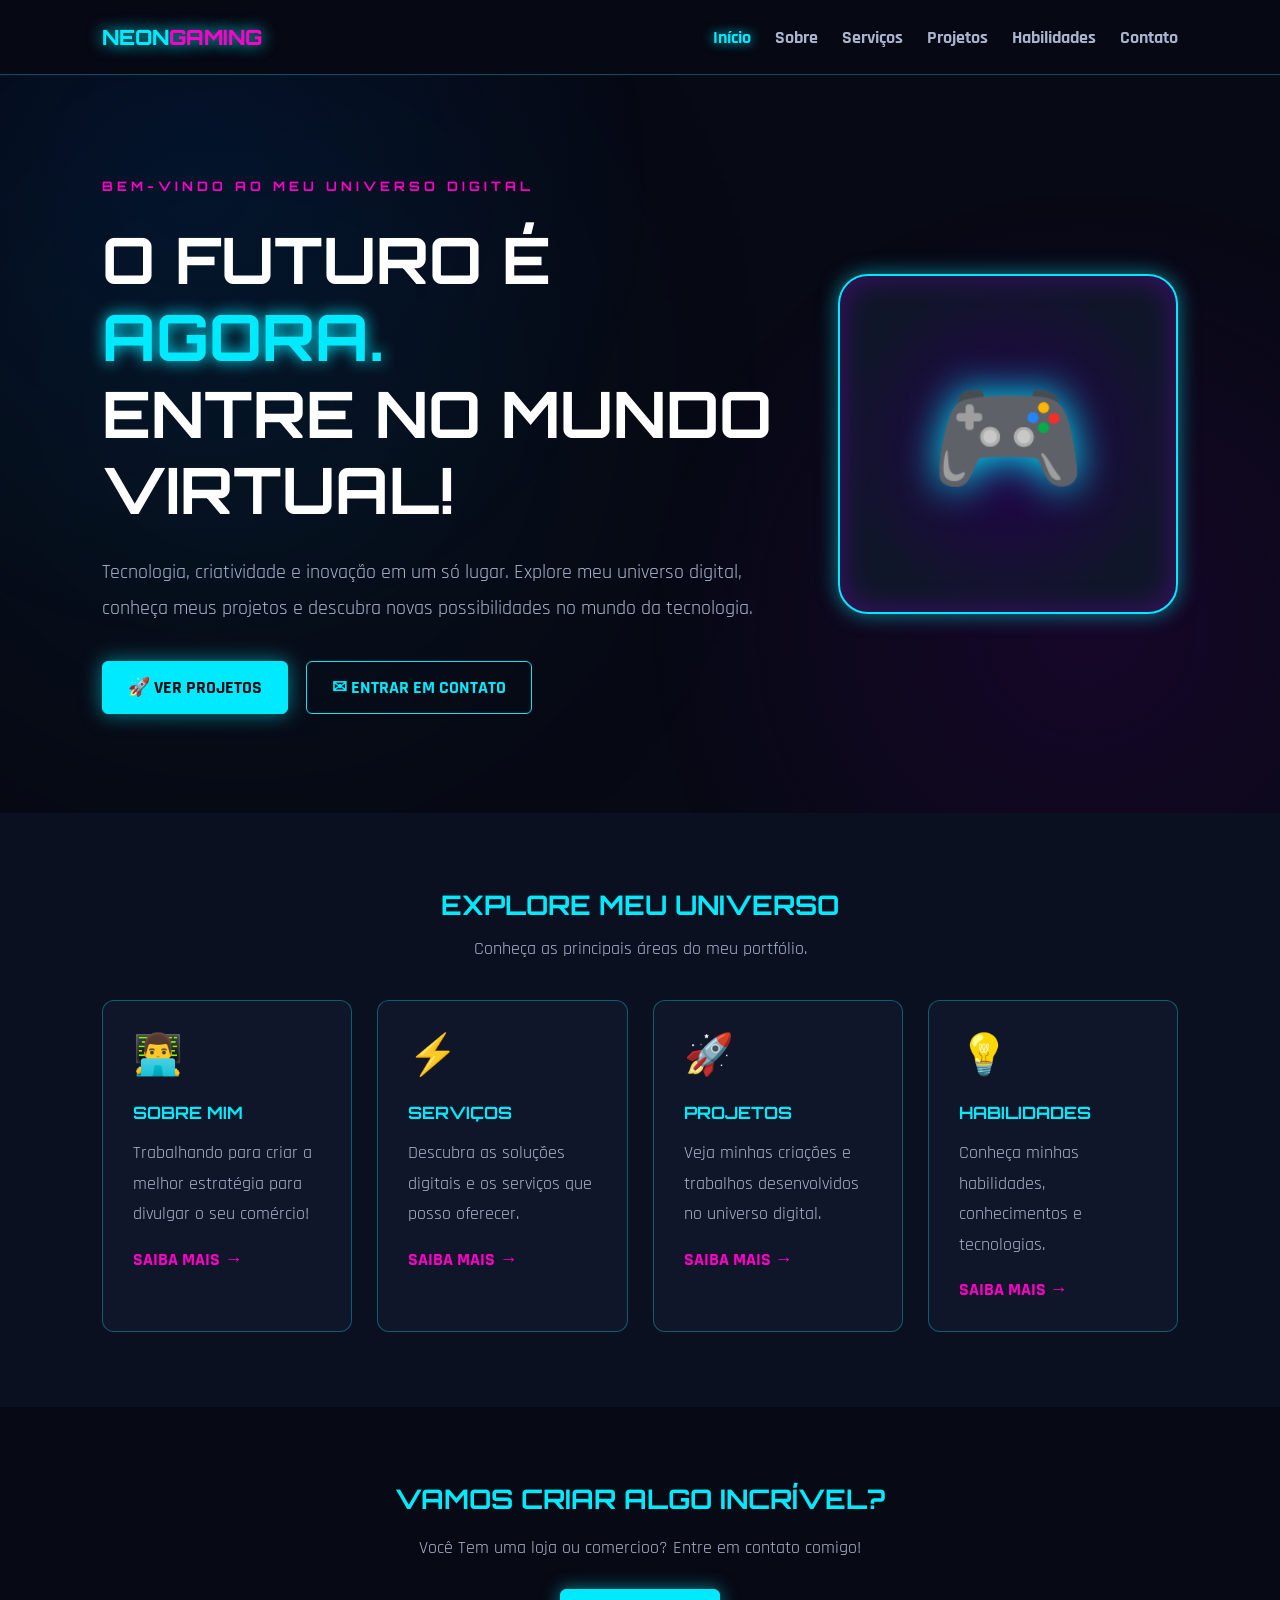
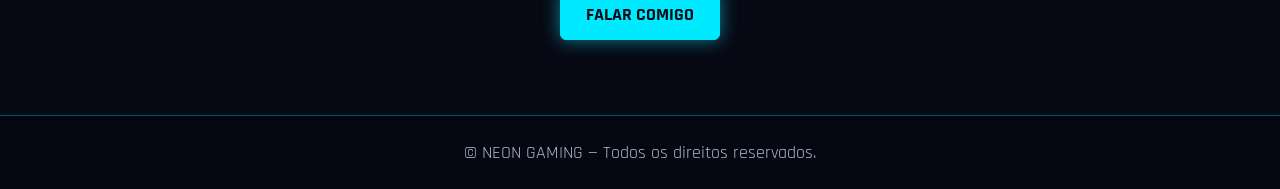
<file: index.html>
<!DOCTYPE html>
<html lang="pt-BR">
<head>
    <meta charset="UTF-8">
    <meta name="viewport" content="width=device-width, initial-scale=1.0">

    <meta name="description" content="Meu portfólio Neon Cyberpunk Gaming. Tecnologia, criatividade e projetos digitais.">

    <title>Início | Neon Cyberpunk</title>

    <link rel="stylesheet" href="css/style.css">
    <script src="js/script.js" defer></script>

    <style>
        /* Conteúdo principal da página inicial */

        .home-hero {
            min-height: 82vh;
            display: flex;
            align-items: center;
            justify-content: space-between;
            gap: 50px;
            padding: 75px 8%;
            position: relative;
            overflow: hidden;
        }

        .home-hero::before {
            content: "";
            position: absolute;
            width: 350px;
            height: 350px;
            background: #00eaff;
            filter: blur(180px);
            opacity: .12;
            top: 20%;
            left: 5%;
            pointer-events: none;
        }

        .home-content {
            max-width: 680px;
            position: relative;
            z-index: 2;
        }

        .home-label {
            color: #ff00c8;
            font-family: 'Orbitron', sans-serif;
            font-size: 13px;
            letter-spacing: 4px;
            font-weight: bold;
        }

        .home-content h1 {
            font-family: 'Orbitron', sans-serif;
            font-size: clamp(35px, 5vw, 65px);
            line-height: 1.2;
            margin: 25px 0;
            color: #fff;
        }

        .home-content h1 span {
            color: #00eaff;
            text-shadow: 0 0 15px #00eaff;
        }

        .home-content p {
            font-size: 20px;
            line-height: 1.8;
            color: #aab4ce;
        }

        .home-buttons {
            display: flex;
            flex-wrap: wrap;
            gap: 18px;
            margin-top: 35px;
        }

        .home-buttons a {
            padding: 14px 25px;
            border: 1px solid #00eaff;
            border-radius: 6px;
            color: #00eaff;
            font-weight: bold;
            transition: .3s;
        }

        .home-buttons a:first-child {
            background: #00eaff;
            color: #070914;
            box-shadow: 0 0 20px #00eaff88;
        }

        .home-buttons a:hover {
            transform: translateY(-5px);
            box-shadow: 0 0 25px #00eaff;
        }

        .cyber-art {
            width: 340px;
            height: 340px;
            min-width: 280px;
            border: 2px solid #00eaff;
            border-radius: 30px;
            background:
                radial-gradient(circle, #25004d, #101629 70%);
            display: flex;
            align-items: center;
            justify-content: center;
            box-shadow:
                0 0 20px #00eaff88,
                inset 0 0 30px #9d00ff55;
            animation: floating 4s ease-in-out infinite;
            position: relative;
            z-index: 2;
        }

        .cyber-art span {
            font-size: 125px;
            filter: drop-shadow(0 0 20px #00eaff);
        }

        @keyframes floating {
            0%, 100% { transform: translateY(0); }
            50% { transform: translateY(-15px); }
        }

        .home-services {
            padding: 75px 8%;
            background: #0b1020;
        }

        .home-services h2 {
            text-align: center;
            color: #00eaff;
            font-family: 'Orbitron', sans-serif;
            margin-bottom: 15px;
        }

        .home-subtitle {
            text-align: center;
            color: #aab4ce;
            margin-bottom: 40px;
        }

        .home-grid {
            display: grid;
            grid-template-columns: repeat(auto-fit, minmax(220px, 1fr));
            gap: 25px;
        }

        .home-card {
            padding: 30px;
            background: #101629;
            border: 1px solid #00eaff55;
            border-radius: 12px;
            transition: .3s;
        }

        .home-card:hover {
            transform: translateY(-8px);
            border-color: #ff00c8;
            box-shadow: 0 0 22px #9d00ff55;
        }

        .home-card .icon {
            font-size: 40px;
            margin-bottom: 20px;
        }

        .home-card h3 {
            color: #00eaff;
            font-family: 'Orbitron', sans-serif;
            font-size: 17px;
            margin-bottom: 15px;
        }

        .home-card p {
            color: #aab4ce;
            line-height: 1.7;
            margin-bottom: 18px;
        }

        .home-card a {
            color: #ff00c8;
            font-weight: bold;
        }

        .home-contact {
            text-align: center;
            padding: 75px 8%;
        }

        .home-contact h2 {
            color: #00eaff;
            font-family: 'Orbitron', sans-serif;
            margin-bottom: 20px;
        }

        .home-contact p {
            color: #aab4ce;
            margin-bottom: 30px;
        }

        @media (max-width: 850px) {
            .home-hero {
                flex-direction: column;
                text-align: center;
            }

            .home-buttons {
                justify-content: center;
            }

            .cyber-art {
                width: 260px;
                height: 260px;
                min-width: 260px;
            }

            .cyber-art span {
                font-size: 90px;
            }
        }
    </style>
</head>

<body>

<header>
    <a href="index.html" class="logo">NEON<span>GAMING</span></a>

    <button class="menu-toggle"
            aria-label="Abrir menu"
            aria-expanded="false">☰</button>

    <nav>
        <a class="active" href="index.html">Início</a>
        <a href="sobre.html">Sobre</a>
        <a href="servicos.html">Serviços</a>
        <a href="projetos.html">Projetos</a>
        <a href="habilidades.html">Habilidades</a>
        <a href="contato.html">Contato</a>
    </nav>
</header>

<main>

    <!-- APRESENTAÇÃO PRINCIPAL -->
    <section class="home-hero">

        <div class="home-content">

            <span class="home-label">
                BEM-VINDO AO MEU UNIVERSO DIGITAL
            </span>

            <h1>
                O FUTURO É <span>AGORA.</span><br>
                ENTRE NO MUNDO VIRTUAL!
            </h1>

            <p>
                Tecnologia, criatividade e inovação em um só lugar.
                Explore meu universo digital, conheça meus projetos
                e descubra novas possibilidades no mundo da tecnologia.
            </p>

            <div class="home-buttons">
                <a href="projetos.html">🚀 VER PROJETOS</a>
                <a href="contato.html">✉ ENTRAR EM CONTATO</a>
            </div>

        </div>

        <div class="cyber-art">
            <span>🎮</span>
        </div>

    </section>

    <!-- ÁREAS DO SITE -->
    <section class="home-services">

        <h2>EXPLORE MEU UNIVERSO</h2>

        <p class="home-subtitle">
            Conheça as principais áreas do meu portfólio.
        </p>

        <div class="home-grid">

            <article class="home-card">
                <div class="icon">👨‍💻</div>
                <h3>SOBRE MIM</h3>
                <p>
                    Trabalhando para criar a melhor estratégia para divulgar o seu comércio!
                </p>
                <a href="sobre.html">SAIBA MAIS →</a>
            </article>

            <article class="home-card">
                <div class="icon">⚡</div>
                <h3>SERVIÇOS</h3>
                <p>
                    Descubra as soluções digitais e os
                    serviços que posso oferecer.
                </p>
                <a href="servicos.html">SAIBA MAIS →</a>
            </article>

            <article class="home-card">
                <div class="icon">🚀</div>
                <h3>PROJETOS</h3>
                <p>
                    Veja minhas criações e trabalhos
                    desenvolvidos no universo digital.
                </p>
                <a href="projetos.html">SAIBA MAIS →</a>
            </article>

            <article class="home-card">
                <div class="icon">💡</div>
                <h3>HABILIDADES</h3>
                <p>
                    Conheça minhas habilidades,
                    conhecimentos e tecnologias.
                </p>
                <a href="habilidades.html">SAIBA MAIS →</a>
            </article>

        </div>

    </section>

    <!-- CONTATO -->
    <section class="home-contact">

        <h2>VAMOS CRIAR ALGO INCRÍVEL?</h2>

        <p>
            Você Tem uma loja ou comercioo? Entre em contato comigo!
        </p>

        <a href="contato.html" class="btn primary">
            FALAR COMIGO
        </a>

    </section>

</main>

<footer>
    © <span id="year"></span>
    NEON GAMING — Todos os direitos reservados.
</footer>

</body>
</html>
</file>
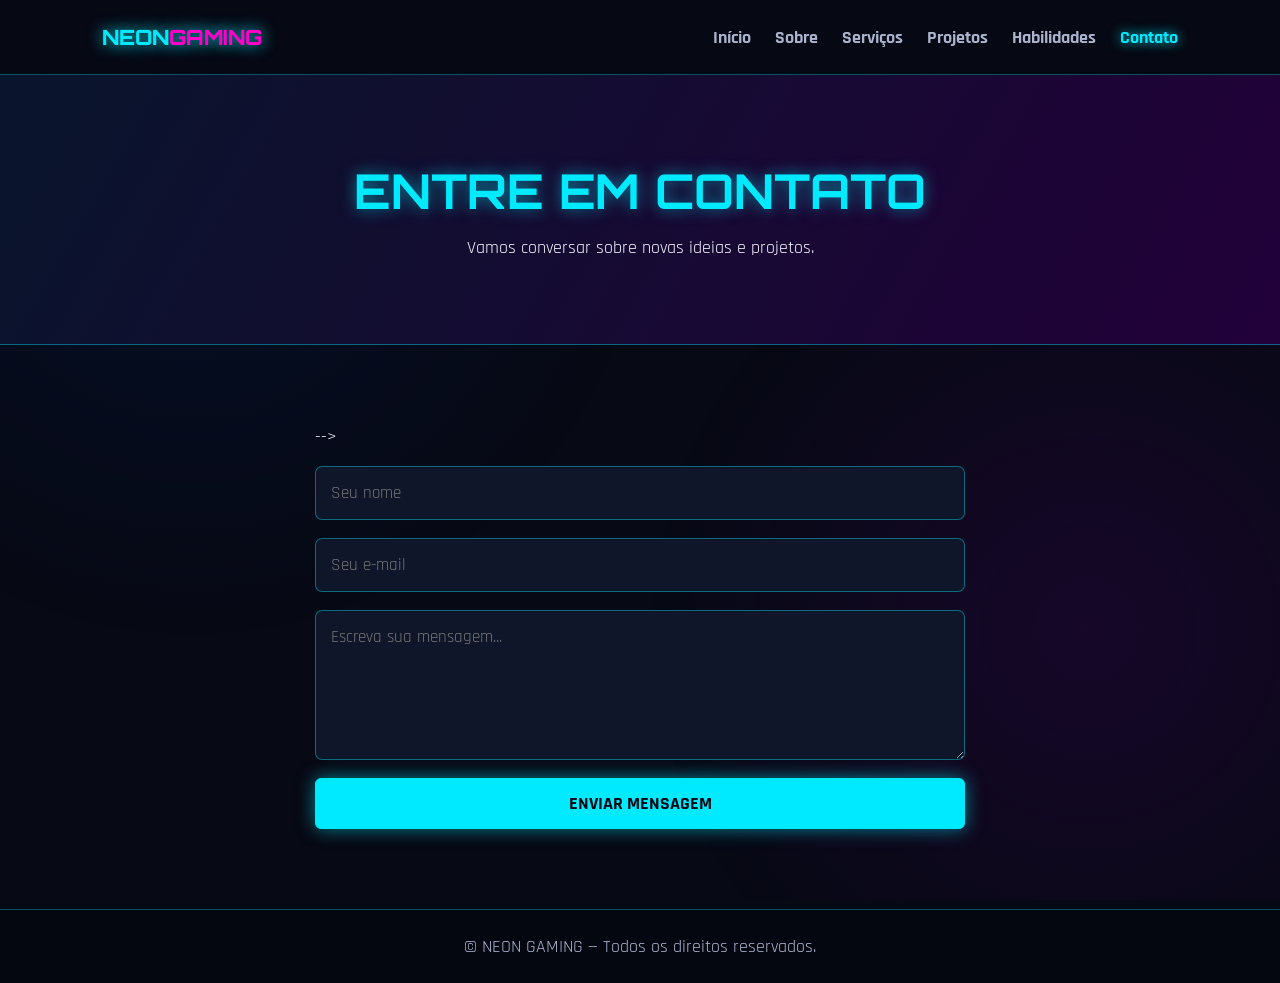
<file: contato.html>
<!DOCTYPE html>
<html lang="pt-BR">
<head>
    <meta charset="UTF-8">
    <meta name="viewport" content="width=device-width, initial-scale=1.0">

    <title>Contato | Neon Gaming</title>

    <link rel="stylesheet" href="css/style.css">
    <script src="js/script.js" defer></script>
</head>

<body>

<header>
    <a href="index.html" class="logo">NEON<span>GAMING</span></a>

    <button class="menu-toggle"
            aria-label="Abrir menu"
            aria-expanded="false">☰</button>

    <nav>
        <a href="index.html">Início</a>
        <a href="sobre.html">Sobre</a>
        <a href="servicos.html">Serviços</a>
        <a href="projetos.html">Projetos</a>
        <a href="habilidades.html">Habilidades</a>
        <a class="active" href="contato.html">Contato</a>
    </nav>
</header>

<main>

    <section class="page-banner">
        <h1>ENTRE EM CONTATO</h1>
        <p>Vamos conversar sobre novas ideias e projetos.</p>
    </section>

    <section class="section">

        <form class="contact-form reveal"
              id="contactForm"

              <!-- COLOQUE SEU LINK DE ENVIO AQUI 
              action="https://formsubmit.co/SEUEMAIL@gmail.com"

              method="POST"> -->

            <input
                type="text"
                name="nome"
                id="nome"
                placeholder="Seu nome"
                required
            >

            <input
                type="email"
                name="email"
                id="email"
                placeholder="Seu e-mail"
                required
            >

            <textarea
                name="mensagem"
                id="mensagem"
                placeholder="Escreva sua mensagem..."
                required
            ></textarea>

            <!-- ASSUNTO DO E-MAIL -->
            <input type="hidden"
                   name="_subject"
                   value="Novo contato - Neon Gaming">

            <!-- REDIRECIONAMENTO APÓS O ENVIO -->
            <input type="hidden"
                   name="_next"
                   value="diassisleite1@gmail.com">

            <button type="submit" class="btn primary">
                ENVIAR MENSAGEM
            </button>

        </form>

    </section>

</main>

<footer>
    © <span id="year"></span> NEON GAMING —
    Todos os direitos reservados.
</footer>

</body>
</html>
</file>
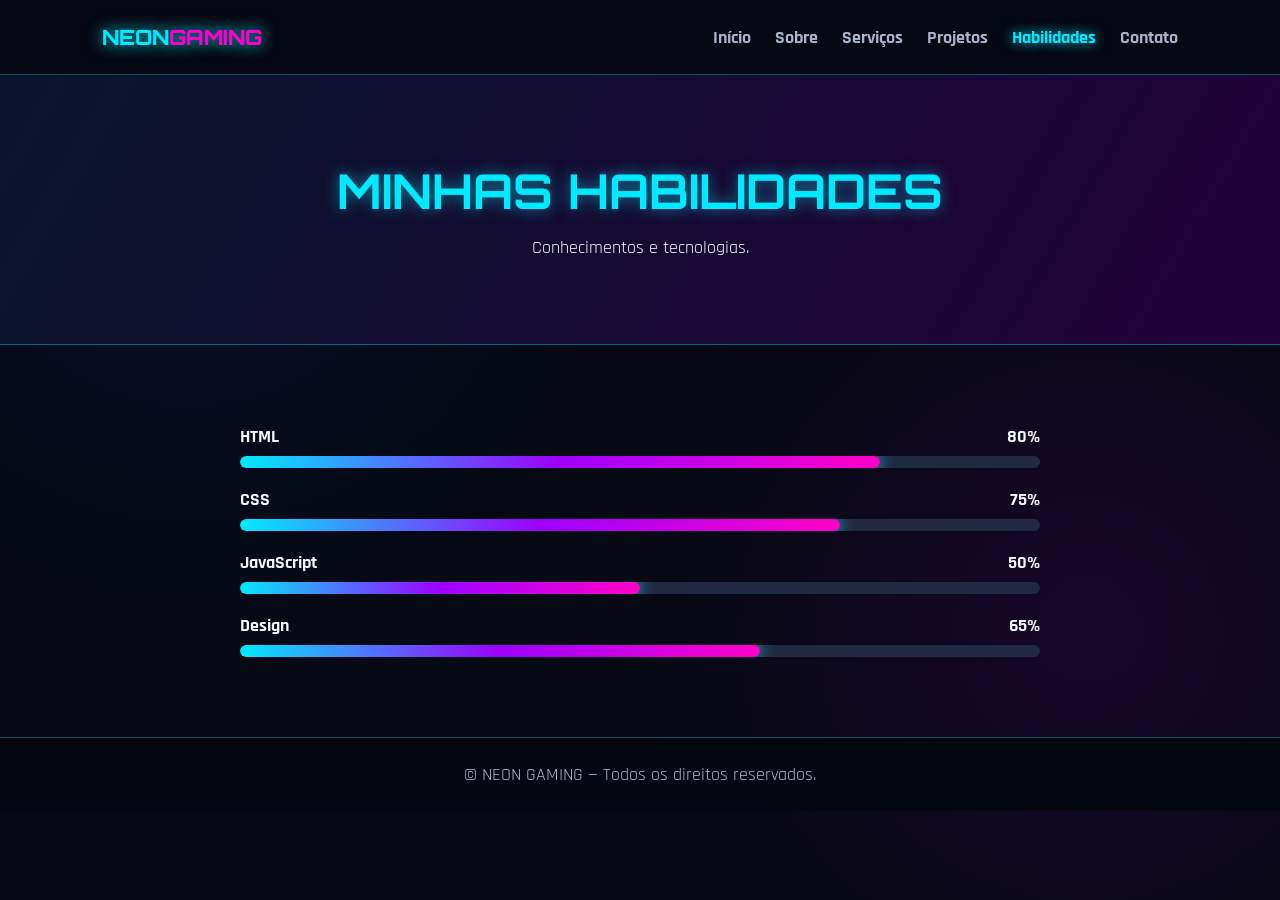
<file: habilidades.html>
<!DOCTYPE html>
<html lang="pt-BR">
<head>
    <meta charset="UTF-8">
    <meta name="viewport" content="width=device-width, initial-scale=1.0">
    <title>Habilidades | Neon Gaming</title>
    <link rel="stylesheet" href="css/style.css">
    <script src="js/script.js" defer></script>
</head>
<body>
<header>
    <a href="index.html" class="logo">NEON<span>GAMING</span></a>
    <button class="menu-toggle" aria-label="Abrir menu" aria-expanded="false">☰</button>
    <nav>
        <a href="index.html">Início</a>
        <a href="sobre.html">Sobre</a>
        <a href="servicos.html">Serviços</a>
        <a href="projetos.html">Projetos</a>
        <a class="active" href="habilidades.html">Habilidades</a>
        <a href="contato.html">Contato</a>
    </nav>
</header>

<main>
    <section class="page-banner">
        <h1>MINHAS HABILIDADES</h1>
        <p>Conhecimentos e tecnologias.</p>
    </section>

    <section class="section">
        <div class="skills">
            <div class="reveal">
                <div class="skill-name"><span>HTML</span><span>80%</span></div>
                <div class="skill-bar"><div class="skill-progress" style="width:80%"></div></div>
            </div>

            <div class="reveal">
                <div class="skill-name"><span>CSS</span><span>75%</span></div>
                <div class="skill-bar"><div class="skill-progress" style="width:75%"></div></div>
            </div>

            <div class="reveal">
                <div class="skill-name"><span>JavaScript</span><span>50%</span></div>
                <div class="skill-bar"><div class="skill-progress" style="width:50%"></div></div>
            </div>

            <div class="reveal">
                <div class="skill-name"><span>Design</span><span>65%</span></div>
                <div class="skill-bar"><div class="skill-progress" style="width:65%"></div></div>
            </div>
        </div>
    </section>
</main>

<footer>© <span id="year"></span> NEON GAMING — Todos os direitos reservados.</footer>
</body>
</html>
</file>
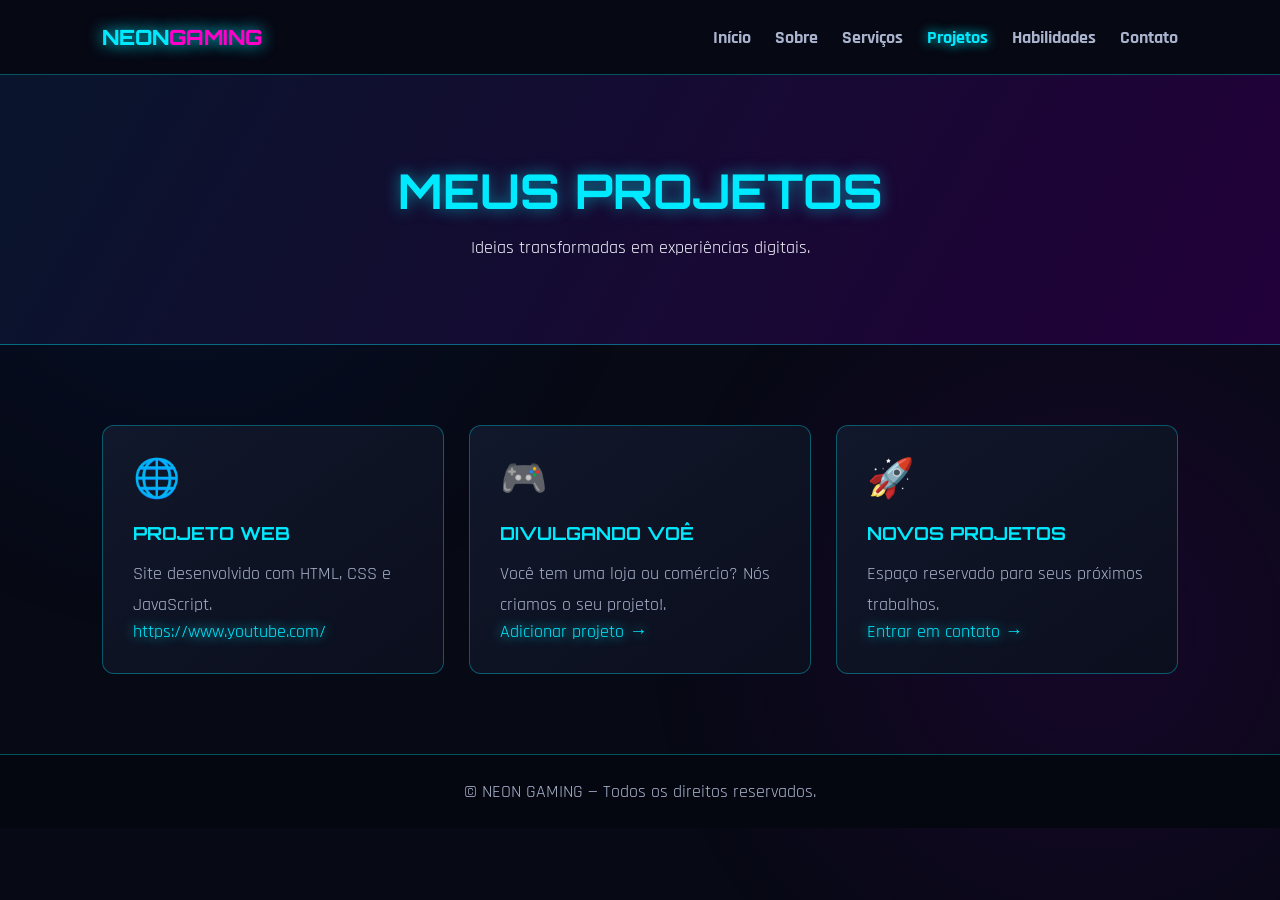
<file: projetos.html>
<!DOCTYPE html>
<html lang="pt-BR">
<head>
    <meta charset="UTF-8">
    <meta name="viewport" content="width=device-width, initial-scale=1.0">
    <title>Projetos | Neon Gaming</title>
    <link rel="stylesheet" href="css/style.css">
    <script src="js/script.js" defer></script>
</head>
<body>
<header>
    <a href="index.html" class="logo">NEON<span>GAMING</span></a>
    <button class="menu-toggle" aria-label="Abrir menu" aria-expanded="false">☰</button>
    <nav>
        <a href="index.html">Início</a>
        <a href="sobre.html">Sobre</a>
        <a href="servicos.html">Serviços</a>
        <a class="active" href="projetos.html">Projetos</a>
        <a href="habilidades.html">Habilidades</a>
        <a href="contato.html">Contato</a>
    </nav>
</header>

<main>
    <section class="page-banner">
        <h1>MEUS PROJETOS</h1>
        <p>Ideias transformadas em experiências digitais.</p>
    </section>

    <section class="section">
        <div class="grid">
            <article class="card reveal">
                <div class="card-icon">🌐</div>
                <h3>PROJETO WEB</h3>
                <p>Site desenvolvido com HTML, CSS e JavaScript.</p>
                <a href="https://www.youtube.com/" class="neon">https://www.youtube.com/</a>
            </article>

            <article class="card reveal">
                <div class="card-icon">🎮</div>
                <h3>DIVULGANDO VOÊ</h3>
                <p>Você tem uma loja ou comércio? Nós criamos o seu projeto!.</p>
                <a href="#" class="neon">Adicionar projeto →</a> <!---Link do site-->
            </article>

            <article class="card reveal">
                <div class="card-icon">🚀</div>
                <h3>NOVOS PROJETOS</h3>
                <p>Espaço reservado para seus próximos trabalhos.</p>
                <a href="contato.html" class="neon">Entrar em contato →</a>
            </article>
        </div>
    </section>
</main>

<footer>© <span id="year"></span> NEON GAMING — Todos os direitos reservados.</footer>
</body>
</html>
</file>
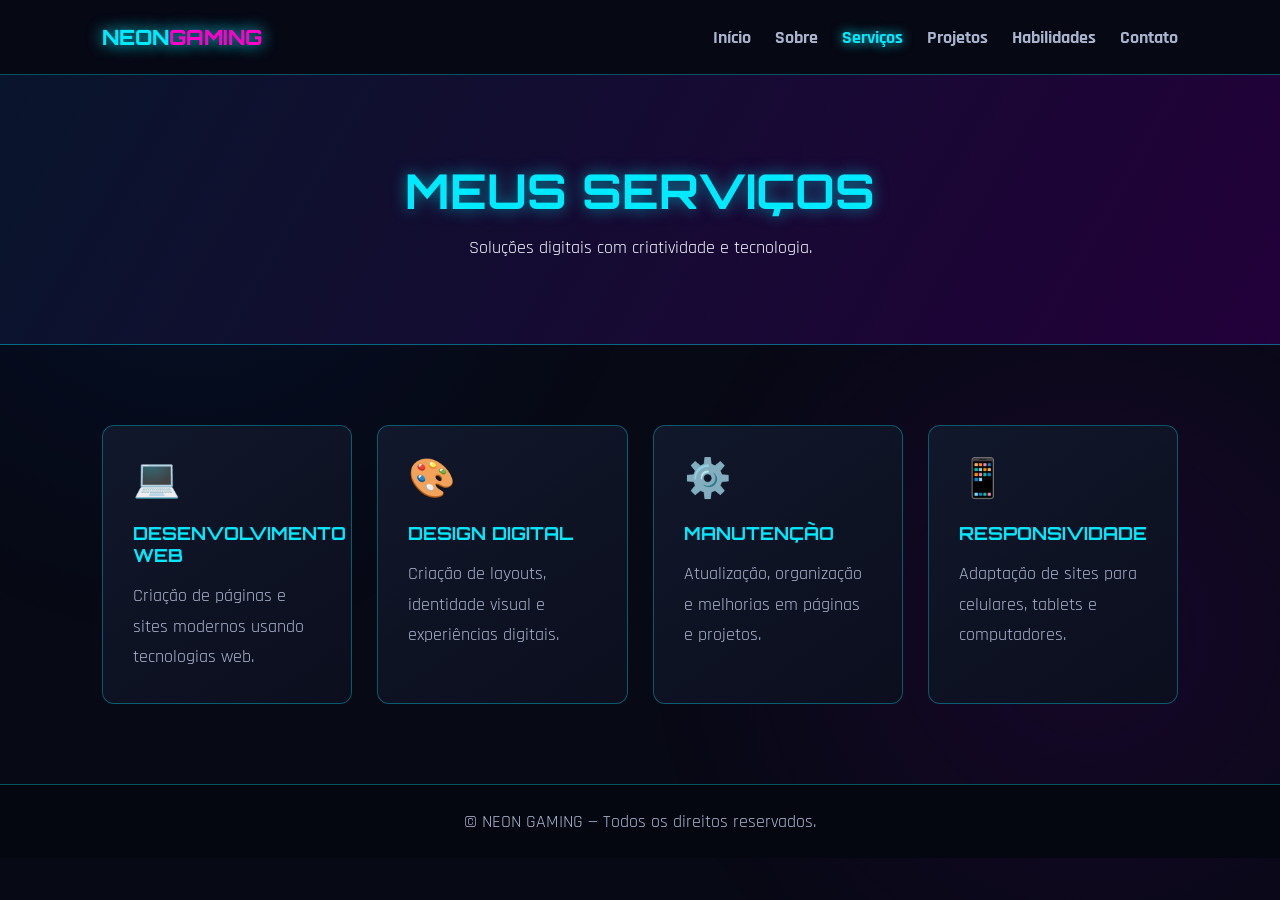
<file: servicos.html>
<!DOCTYPE html>
<html lang="pt-BR">
<head>
    <meta charset="UTF-8">
    <meta name="viewport" content="width=device-width, initial-scale=1.0">
    <title>Serviços | Neon Gaming</title>
    <link rel="stylesheet" href="css/style.css">
    <script src="js/script.js" defer></script>
</head>
<body>
<header>
    <a href="index.html" class="logo">NEON<span>GAMING</span></a>
    <button class="menu-toggle" aria-label="Abrir menu" aria-expanded="false">☰</button>
    <nav>
        <a href="index.html">Início</a>
        <a href="sobre.html">Sobre</a>
        <a class="active" href="servicos.html">Serviços</a>
        <a href="projetos.html">Projetos</a>
        <a href="habilidades.html">Habilidades</a>
        <a href="contato.html">Contato</a>
    </nav>
</header>

<main>
    <section class="page-banner">
        <h1>MEUS SERVIÇOS</h1>
        <p>Soluções digitais com criatividade e tecnologia.</p>
    </section>

    <section class="section">
        <div class="grid">
            <article class="card reveal">
                <div class="card-icon">💻</div>
                <h3>DESENVOLVIMENTO WEB</h3>
                <p>Criação de páginas e sites modernos usando tecnologias web.</p>
            </article>

            <article class="card reveal">
                <div class="card-icon">🎨</div>
                <h3>DESIGN DIGITAL</h3>
                <p>Criação de layouts, identidade visual e experiências digitais.</p>
            </article>

            <article class="card reveal">
                <div class="card-icon">⚙️</div>
                <h3>MANUTENÇÃO</h3>
                <p>Atualização, organização e melhorias em páginas e projetos.</p>
            </article>

            <article class="card reveal">
                <div class="card-icon">📱</div>
                <h3>RESPONSIVIDADE</h3>
                <p>Adaptação de sites para celulares, tablets e computadores.</p>
            </article>
        </div>
    </section>
</main>

<footer>© <span id="year"></span> NEON GAMING — Todos os direitos reservados.</footer>
</body>
</html>
</file>
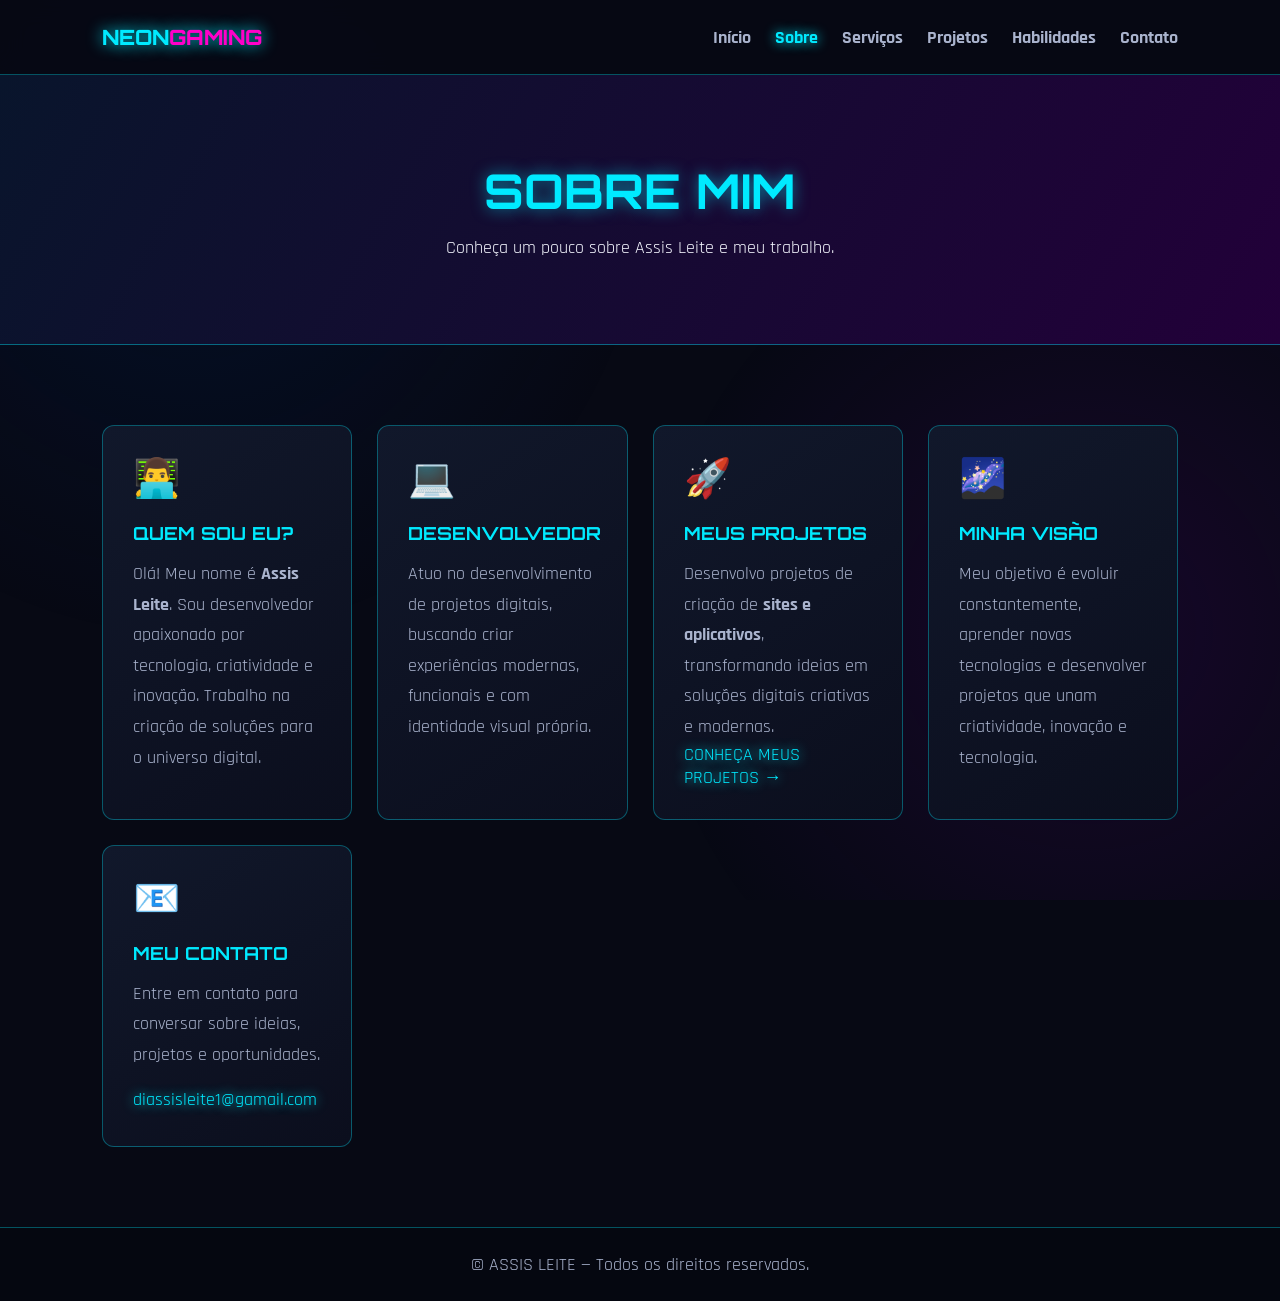
<file: sobre.html>
<!DOCTYPE html>
<html lang="pt-BR">
<head>
    <meta charset="UTF-8">
    <meta name="viewport" content="width=device-width, initial-scale=1.0">
    <title>Sobre | Assis Leite</title>
    <link rel="stylesheet" href="css/style.css">
    <script src="js/script.js" defer></script>
</head>

<body>

<header>
    <a href="index.html" class="logo">NEON<span>GAMING</span></a>

    <button class="menu-toggle"
            aria-label="Abrir menu"
            aria-expanded="false">☰</button>

    <nav>
        <a href="index.html">Início</a>
        <a class="active" href="sobre.html">Sobre</a>
        <a href="servicos.html">Serviços</a>
        <a href="projetos.html">Projetos</a>
        <a href="habilidades.html">Habilidades</a>
        <a href="contato.html">Contato</a>
    </nav>
</header>

<main>

    <section class="page-banner">
        <h1>SOBRE MIM</h1>
        <p>Conheça um pouco sobre Assis Leite e meu trabalho.</p>
    </section>

    <section class="section">

        <div class="grid">

            <!-- QUEM SOU EU -->
            <div class="card reveal">
                <div class="card-icon">👨‍💻</div>

                <h3>QUEM SOU EU?</h3>

                <p>
                    Olá! Meu nome é <strong>Assis Leite</strong>.
                    Sou desenvolvedor apaixonado por tecnologia,
                    criatividade e inovação.
                    Trabalho na criação de soluções para o
                    universo digital.
                </p>
            </div>

            <!-- MINHA PROFISSÃO -->
            <div class="card reveal">
                <div class="card-icon">💻</div>

                <h3>DESENVOLVEDOR</h3>

                <p>
                    Atuo no desenvolvimento de projetos digitais,
                    buscando criar experiências modernas,
                    funcionais e com identidade visual própria.
                </p>
            </div>

            <!-- MEUS PROJETOS -->
            <div class="card reveal">
                <div class="card-icon">🚀</div>

                <h3>MEUS PROJETOS</h3>

                <p>
                    Desenvolvo projetos de criação de
                    <strong>sites e aplicativos</strong>,
                    transformando ideias em soluções digitais
                    criativas e modernas.
                </p>

                <a href="projetos.html" class="neon">
                    CONHEÇA MEUS PROJETOS →
                </a>
            </div>

            <!-- MINHA VISÃO -->
            <div class="card reveal">
                <div class="card-icon">🌌</div>

                <h3>MINHA VISÃO</h3>

                <p>
                    Meu objetivo é evoluir constantemente,
                    aprender novas tecnologias e desenvolver
                    projetos que unam criatividade,
                    inovação e tecnologia.
                </p>
            </div>

            <!-- CONTATO -->
            <div class="card reveal">
                <div class="card-icon">📧</div>

                <h3>MEU CONTATO</h3>

                <p>
                    Entre em contato para conversar sobre
                    ideias, projetos e oportunidades.
                </p>

                <p style="margin-top: 15px;">
                    <a href="mailto:diassisleite1@gamail.com"
                       class="neon">
                        diassisleite1@gamail.com
                    </a>
                </p>
            </div>

        </div>

    </section>

</main>

<footer>
    © <span id="year"></span>
    ASSIS LEITE — Todos os direitos reservados.
</footer>

</body>
</html>
</file>
<file: css/style.css>
@import url('https://fonts.googleapis.com/css2?family=Orbitron:wght@400;500;600;700;800&family=Rajdhani:wght@400;500;600;700&display=swap');

:root {
    --bg: #070914;
    --panel: #101629;
    --blue: #00eaff;
    --purple: #9d00ff;
    --pink: #ff00c8;
    --white: #f5f7ff;
    --text: #aab4ce;
}

* {
    margin: 0;
    padding: 0;
    box-sizing: border-box;
}

html {
    scroll-behavior: smooth;
}

body {
    background: var(--bg);
    color: var(--white);
    font-family: 'Rajdhani', sans-serif;
    font-size: 18px;
    overflow-x: hidden;
}

body::before {
    content: "";
    position: fixed;
    inset: 0;
    pointer-events: none;
    z-index: -1;
    background:
        radial-gradient(circle at 15% 20%, #001c4b55, transparent 35%),
        radial-gradient(circle at 85% 70%, #57008033, transparent 35%);
}

a {
    text-decoration: none;
    color: inherit;
}

header {
    min-height: 75px;
    padding: 15px 8%;
    display: flex;
    align-items: center;
    justify-content: space-between;
    background: #070914ee;
    border-bottom: 1px solid #00eaff55;
    position: sticky;
    top: 0;
    z-index: 100;
    backdrop-filter: blur(12px);
}

.logo {
    font-family: 'Orbitron', sans-serif;
    font-size: 21px;
    font-weight: 800;
    color: var(--blue);
    text-shadow: 0 0 15px var(--blue);
}

.logo span {
    color: var(--pink);
}

nav {
    display: flex;
    align-items: center;
    gap: 24px;
}

nav a {
    font-weight: 700;
    color: var(--text);
    transition: .3s;
}

nav a:hover,
nav a.active {
    color: var(--blue);
    text-shadow: 0 0 12px var(--blue);
}

.menu-toggle {
    display: none;
    border: 1px solid var(--blue);
    background: transparent;
    color: var(--blue);
    padding: 7px 12px;
    font-size: 22px;
    cursor: pointer;
}

.hero {
    min-height: 82vh;
    padding: 90px 8%;
    display: flex;
    align-items: center;
    justify-content: space-between;
    gap: 50px;
}

.hero-content {
    max-width: 680px;
}

.tag {
    color: var(--pink);
    letter-spacing: 4px;
    font-weight: 700;
    text-transform: uppercase;
}

h1, h2, h3 {
    font-family: 'Orbitron', sans-serif;
}

.hero h1 {
    font-size: clamp(35px, 6vw, 65px);
    margin: 20px 0;
    line-height: 1.2;
}

.neon {
    color: var(--blue);
    text-shadow: 0 0 12px var(--blue);
}

.hero p,
.section p {
    color: var(--text);
    line-height: 1.8;
    font-size: 20px;
}

.hero-art {
    width: 320px;
    height: 320px;
    flex-shrink: 0;
    border: 2px solid var(--blue);
    border-radius: 25px;
    display: grid;
    place-items: center;
    background: linear-gradient(145deg, #101629, #240044);
    box-shadow: 0 0 25px #00eaff77, inset 0 0 30px #9d00ff55;
    transform: rotate(3deg);
}

.hero-art span {
    font-size: 110px;
    filter: drop-shadow(0 0 18px var(--blue));
}

.buttons {
    display: flex;
    flex-wrap: wrap;
    gap: 15px;
    margin-top: 30px;
}

.btn {
    padding: 13px 25px;
    border: 1px solid var(--blue);
    border-radius: 6px;
    color: var(--blue);
    font-weight: 700;
    transition: .3s;
    display: inline-block;
}

.btn.primary {
    background: var(--blue);
    color: #050914;
    box-shadow: 0 0 18px #00eaff88;
}

.btn:hover {
    transform: translateY(-4px);
    box-shadow: 0 0 25px var(--blue);
}

.section {
    padding: 80px 8%;
}

.section-title {
    text-align: center;
    margin-bottom: 45px;
}

.section-title h2 {
    font-size: clamp(26px, 4vw, 38px);
    color: var(--blue);
    text-shadow: 0 0 12px #00eaff77;
    margin-bottom: 12px;
}

.grid {
    display: grid;
    grid-template-columns: repeat(auto-fit, minmax(230px, 1fr));
    gap: 25px;
}

.card {
    padding: 30px;
    border: 1px solid #00eaff55;
    border-radius: 12px;
    background: linear-gradient(145deg, #11182b, #0b0e1d);
    transition: .3s;
}

.card:hover {
    transform: translateY(-8px);
    border-color: var(--pink);
    box-shadow: 0 0 25px #9d00ff55;
}

.card h3 {
    color: var(--blue);
    font-size: 18px;
    margin-bottom: 15px;
}

.card p {
    color: var(--text);
    line-height: 1.6;
}

.card-icon {
    font-size: 38px;
    margin-bottom: 18px;
}

.page-banner {
    text-align: center;
    padding: 85px 8%;
    background: linear-gradient(120deg, #09152c, #220039);
    border-bottom: 1px solid #00eaff66;
}

.page-banner h1 {
    color: var(--blue);
    font-size: clamp(30px, 5vw, 48px);
    margin-bottom: 15px;
    text-shadow: 0 0 15px #00eaff88;
}

.skills {
    display: grid;
    gap: 20px;
    max-width: 800px;
    margin: auto;
}

.skill-name {
    display: flex;
    justify-content: space-between;
    margin-bottom: 8px;
    font-weight: 700;
}

.skill-bar {
    height: 12px;
    background: #202942;
    border-radius: 20px;
    overflow: hidden;
}

.skill-progress {
    height: 100%;
    background: linear-gradient(90deg, var(--blue), var(--purple), var(--pink));
    box-shadow: 0 0 15px var(--blue);
    border-radius: 20px;
}

.contact-form {
    max-width: 650px;
    margin: auto;
    display: grid;
    gap: 18px;
}

.contact-form input,
.contact-form textarea {
    padding: 15px;
    background: #101629;
    border: 1px solid #00eaff66;
    border-radius: 7px;
    color: white;
    font-family: inherit;
    font-size: 17px;
    outline: none;
}

.contact-form input:focus,
.contact-form textarea:focus {
    border-color: var(--pink);
    box-shadow: 0 0 12px #9d00ff66;
}

.contact-form textarea {
    min-height: 150px;
    resize: vertical;
}

.contact-form button {
    cursor: pointer;
    font-family: inherit;
    font-size: 18px;
}

footer {
    text-align: center;
    padding: 25px;
    border-top: 1px solid #00eaff55;
    color: var(--text);
    background: #050710;
}

footer span {
    color: var(--blue);
}

.reveal {
    opacity: 0;
    transform: translateY(25px);
    transition: .7s;
}

.reveal.visible {
    opacity: 1;
    transform: translateY(0);
}

@media (max-width: 850px) {
    header {
        flex-wrap: wrap;
    }

    .menu-toggle {
        display: block;
    }

    nav {
        display: none;
        width: 100%;
        flex-direction: column;
        padding: 20px 0 10px;
    }

    nav.open {
        display: flex;
    }

    .hero {
        flex-direction: column;
        text-align: center;
        padding-top: 65px;
    }

    .hero-art {
        width: 240px;
        height: 240px;
    }

    .hero-art span {
        font-size: 85px;
    }

    .buttons {
        justify-content: center;
    }
}

@media (max-width: 480px) {
    .section {
        padding: 60px 6%;
    }

    .hero {
        padding-left: 6%;
        padding-right: 6%;
    }
}

/* CORREÇÃO: GARANTIR QUE O CONTEÚDO APAREÇA */

.reveal {
    opacity: 1 !important;
    visibility: visible !important;
    transform: none !important;
}

.reveal.visible {
    opacity: 1;
    visibility: visible;
    transform: none;
}

/* Melhorar a apresentação da página SOBRE */

.section .grid {
    width: 100%;
    max-width: 1150px;
    margin: 0 auto;
}

.section .card {
    min-height: 230px;
    padding: 30px;
}

.section .card p {
    color: #aab4ce;
    font-size: 18px;
    line-height: 1.7;
}

.section .card h3 {
    color: #00eaff;
    margin-bottom: 15px;
}
</file>
